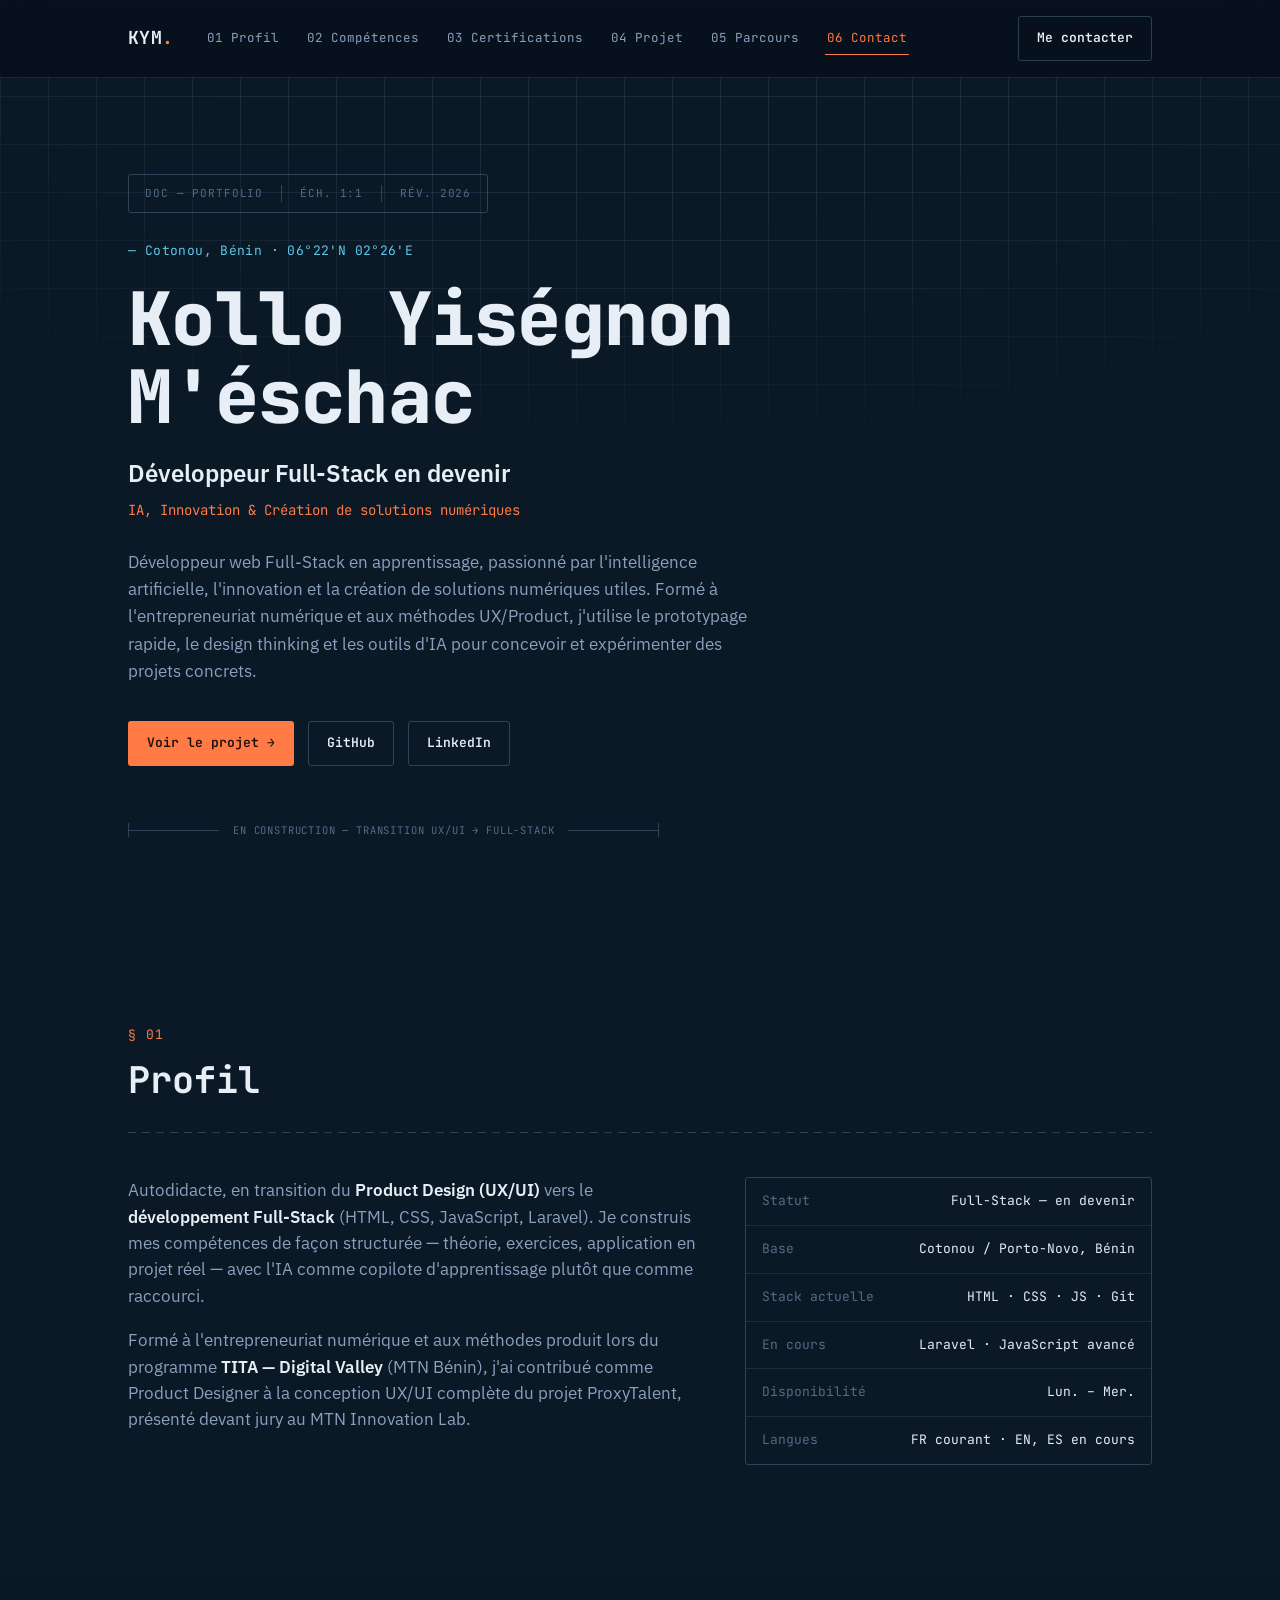
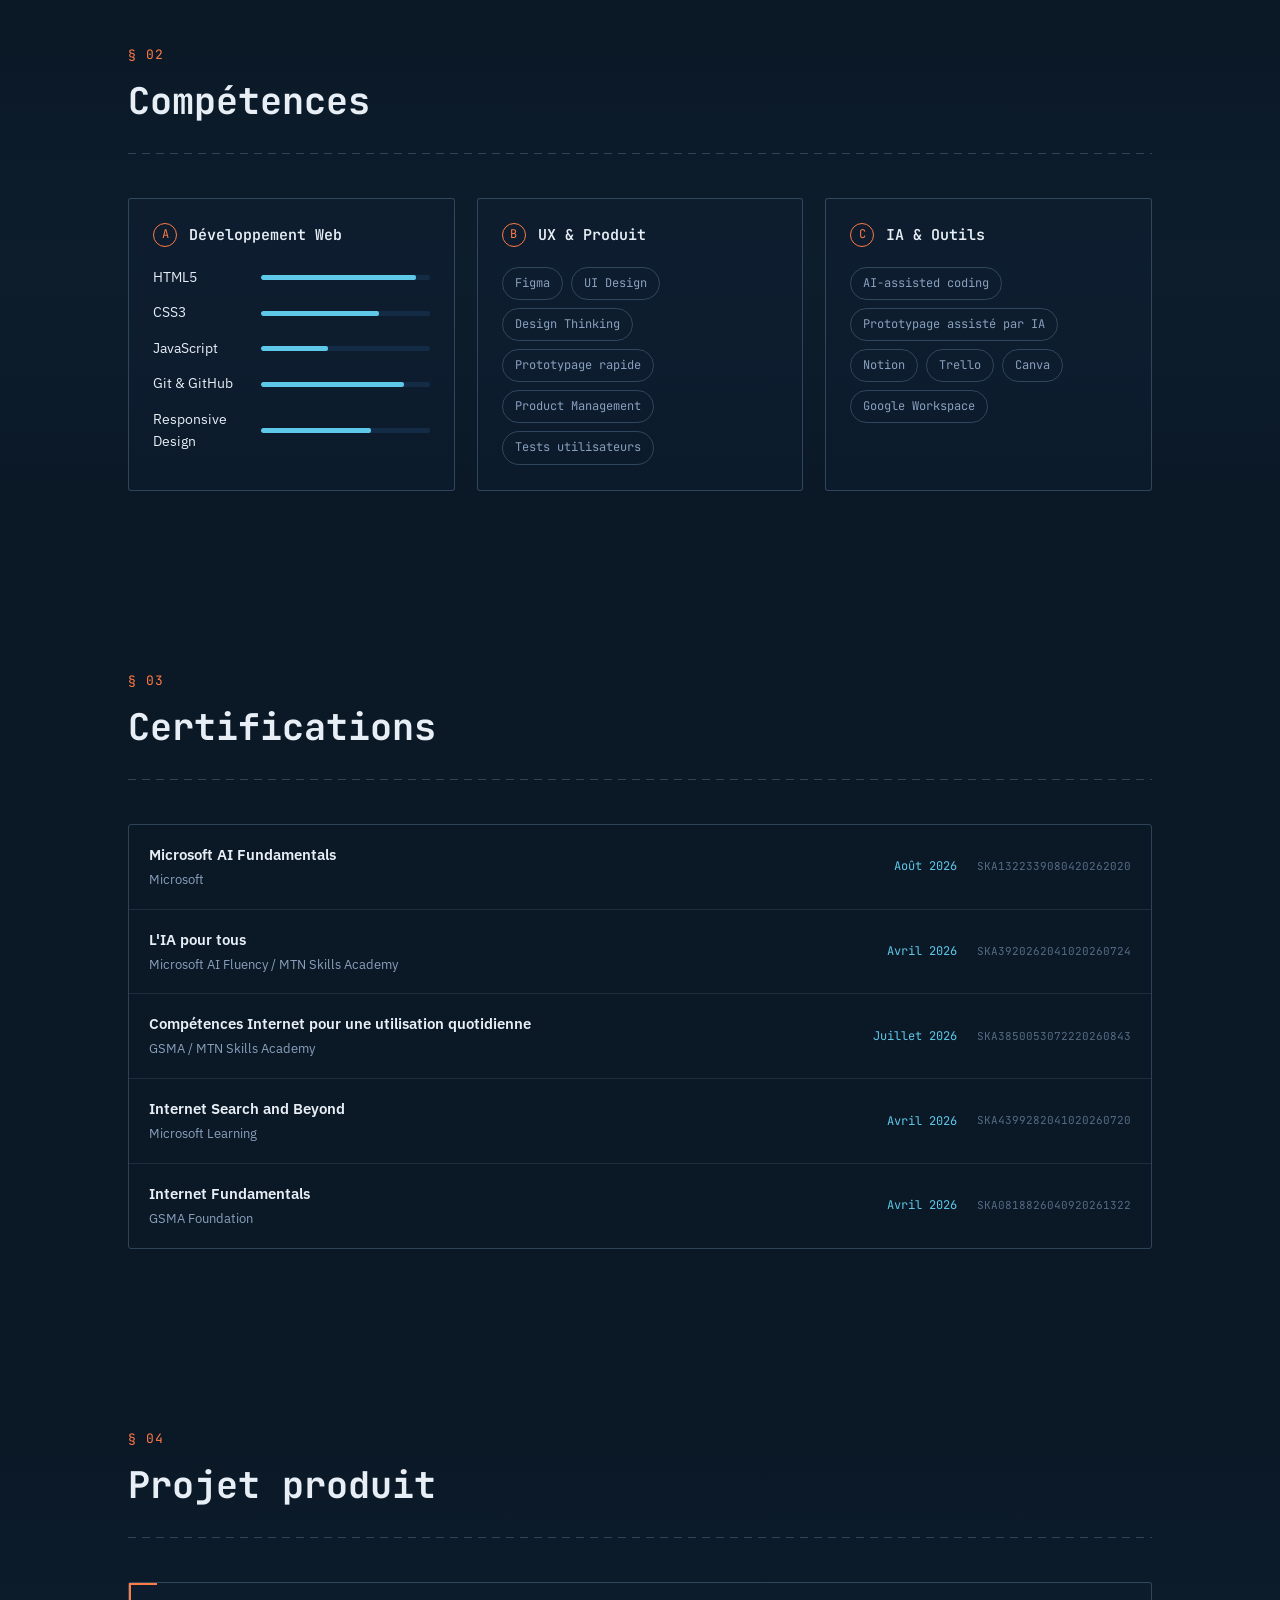
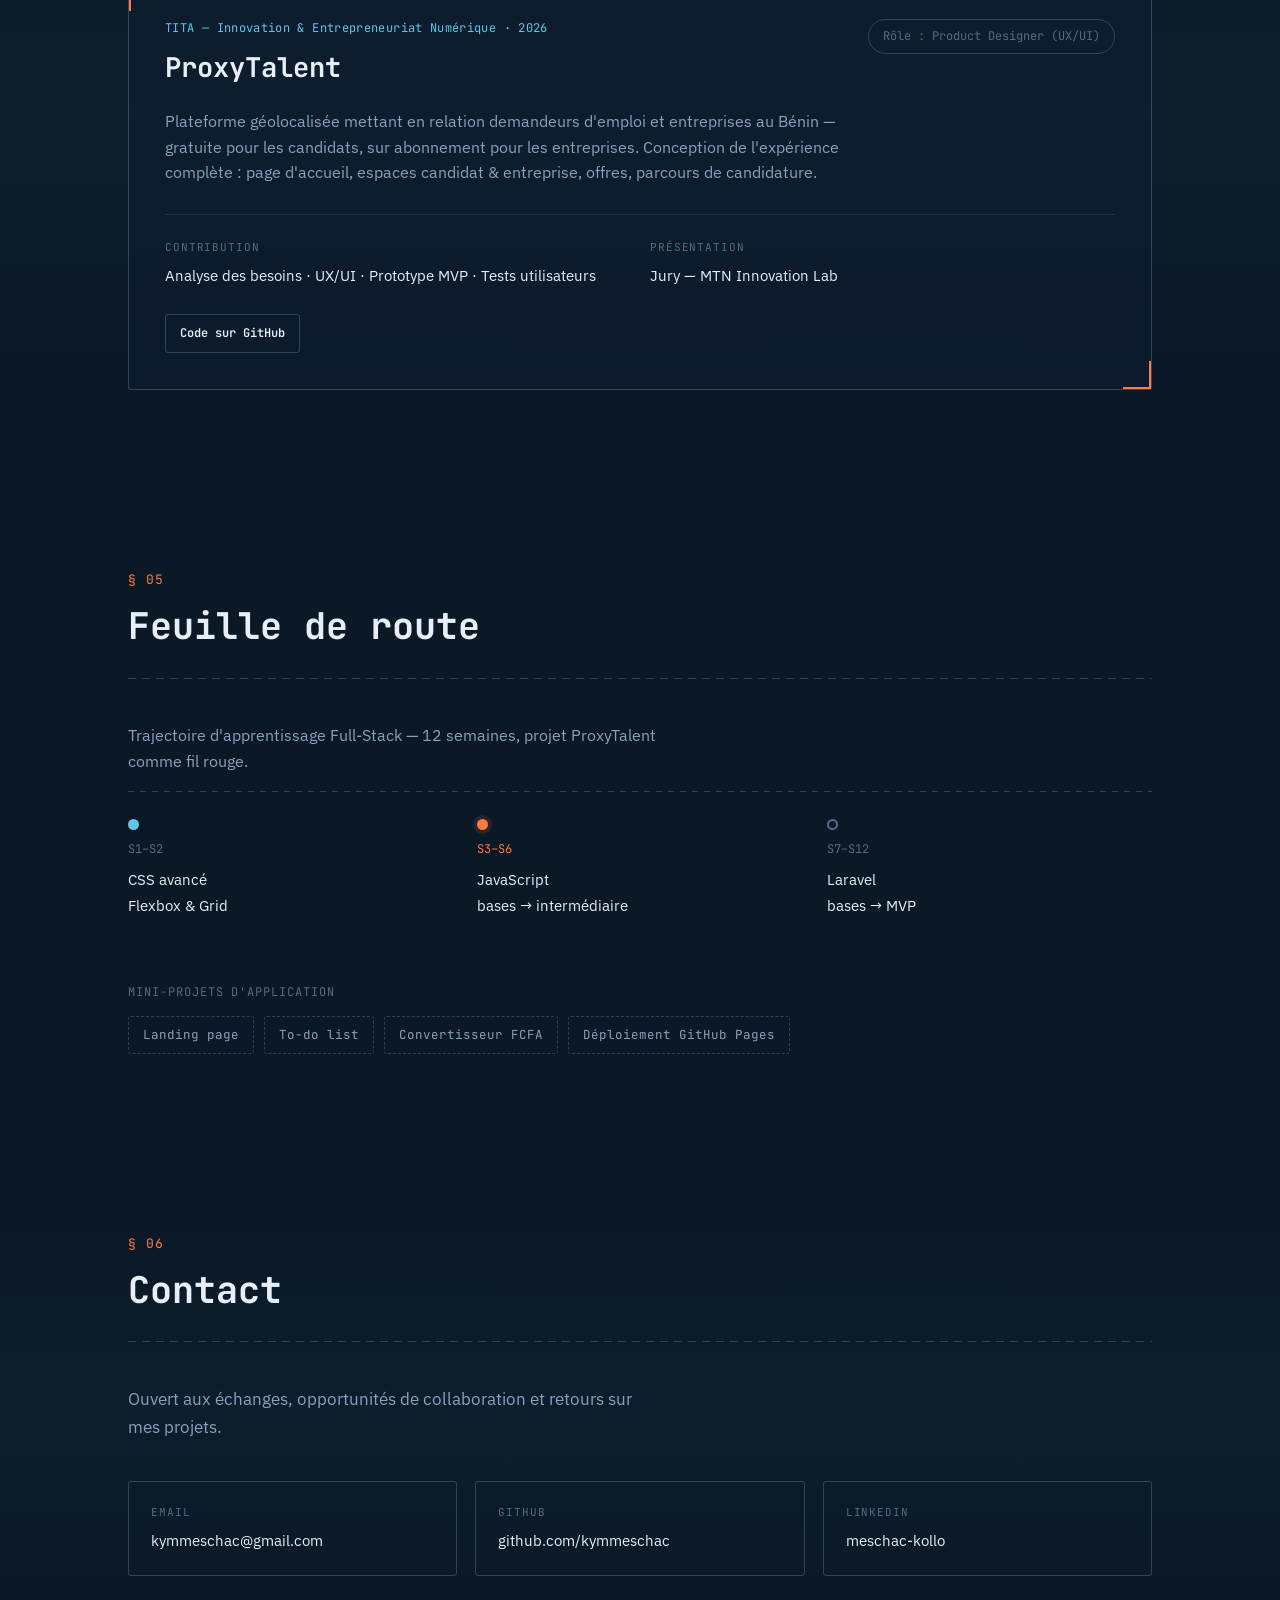
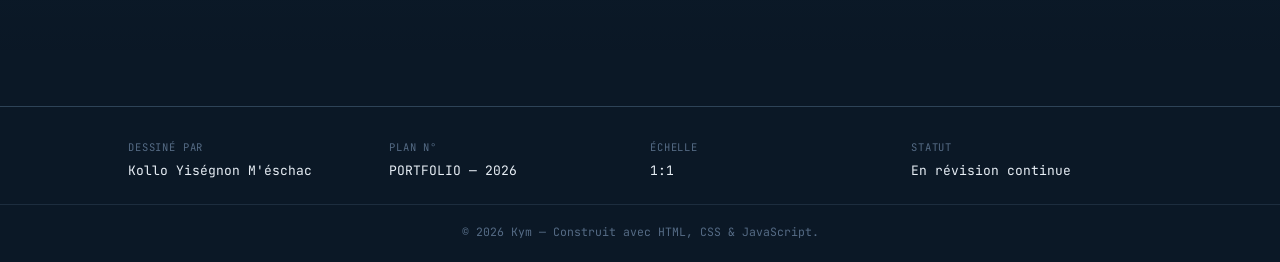
<file: index.html>
<!DOCTYPE html>
<html lang="fr">
<head>
<meta charset="UTF-8">
<meta name="viewport" content="width=device-width, initial-scale=1.0">
<title>Kollo Yiségnon M'éschac — Développeur Full-Stack en devenir</title>
<meta name="description" content="Portfolio de Kym (Kollo Yiségnon M'éschac) — Développeur Full-Stack en devenir basé au Bénin. IA, innovation & création de solutions numériques.">
<meta name="author" content="Kollo Yiségnon M'éschac">
<meta name="theme-color" content="#0B1826">

<!-- Open Graph / réseaux sociaux -->
<meta property="og:type" content="website">
<meta property="og:title" content="Kollo Yiségnon M'éschac — Développeur Full-Stack en devenir">
<meta property="og:description" content="IA, innovation & création de solutions numériques. Portfolio basé au Bénin.">
<meta property="og:locale" content="fr_FR">
<meta name="twitter:card" content="summary">
<meta name="twitter:title" content="Kollo Yiségnon M'éschac — Développeur Full-Stack en devenir">
<meta name="twitter:description" content="IA, innovation & création de solutions numériques. Portfolio basé au Bénin.">

<link rel="icon" href="data:image/svg+xml,%3Csvg xmlns='http://www.w3.org/2000/svg' viewBox='0 0 32 32'%3E%3Crect width='32' height='32' rx='4' fill='%230B1826'/%3E%3Ctext x='7' y='22' font-family='monospace' font-weight='700' font-size='16' fill='%23E7EEF5'%3EK%3C/text%3E%3Ccircle cx='25' cy='8' r='3' fill='%23FF7A45'/%3E%3C/svg%3E">

<link rel="preconnect" href="https://fonts.googleapis.com">
<link rel="preconnect" href="https://fonts.gstatic.com" crossorigin>
<link href="https://fonts.googleapis.com/css2?family=JetBrains+Mono:wght@400;500;600;700;800&family=IBM+Plex+Sans:wght@400;500;600;700&display=swap" rel="stylesheet">
<link rel="stylesheet" href="style.css">
</head>
<body>

<!-- Blueprint grid background -->
<div class="grid-bg" aria-hidden="true"></div>

<!-- ===== HEADER / NAV ===== -->
<header class="site-header">
  <div class="header-inner">
    <a href="#top" class="logo">KYM<span class="dot">.</span></a>
    <nav class="main-nav">
      <a href="#profil">01 Profil</a>
      <a href="#competences">02 Compétences</a>
      <a href="#certifications">03 Certifications</a>
      <a href="#projet">04 Projet</a>
      <a href="#parcours">05 Parcours</a>
      <a href="#contact">06 Contact</a>
    </nav>
    <a href="#contact" class="btn-outline nav-cta">Me contacter</a>
    <button class="nav-toggle" aria-label="Ouvrir le menu" aria-expanded="false">
      <span></span><span></span><span></span>
    </button>
  </div>
</header>

<main id="top">

  <!-- ===== HERO / TITLE BLOCK ===== -->
  <section class="hero" id="hero">
    <div class="container">

      <div class="titleblock" data-reveal>
        <div class="tb-row tb-row-top">
          <span class="tb-tag">DOC — PORTFOLIO</span>
          <span class="tb-tag">ÉCH. 1:1</span>
          <span class="tb-tag">RÉV. 2026</span>
        </div>
      </div>

      <p class="eyebrow" data-reveal>— Cotonou, Bénin · 06°22'N 02°26'E</p>
      <h1 class="hero-title" data-reveal>
        Kollo Yiségnon<br>M'éschac
      </h1>
      <p class="hero-role" data-reveal>Développeur Full-Stack en devenir</p>
      <p class="hero-sub" data-reveal>IA, Innovation &amp; Création de solutions numériques</p>

      <p class="hero-desc" data-reveal>
        Développeur web Full-Stack en apprentissage, passionné par l'intelligence artificielle,
        l'innovation et la création de solutions numériques utiles. Formé à l'entrepreneuriat
        numérique et aux méthodes UX/Product, j'utilise le prototypage rapide, le design thinking
        et les outils d'IA pour concevoir et expérimenter des projets concrets.
      </p>

      <div class="hero-actions" data-reveal>
        <a href="#projet" class="btn-solid">Voir le projet →</a>
        <a href="https://github.com/kymmeschac" target="_blank" rel="noopener" class="btn-outline">GitHub</a>
        <a href="https://linkedin.com/in/meschac-kollo-576678409" target="_blank" rel="noopener" class="btn-outline">LinkedIn</a>
      </div>

      <div class="dimline" data-reveal aria-hidden="true">
        <span class="dimline-tick"></span>
        <span class="dimline-bar"></span>
        <span class="dimline-label">EN CONSTRUCTION — TRANSITION UX/UI → FULL-STACK</span>
        <span class="dimline-bar"></span>
        <span class="dimline-tick"></span>
      </div>
    </div>
  </section>

  <!-- ===== PROFIL ===== -->
  <section class="section" id="profil">
    <div class="container">
      <p class="section-num">§ 01</p>
      <h2 class="section-title">Profil</h2>
      <div class="dimension-rule" aria-hidden="true"></div>

      <div class="profil-grid">
        <div class="profil-text">
          <p>
            Autodidacte, en transition du <strong>Product Design (UX/UI)</strong> vers le
            <strong>développement Full-Stack</strong> (HTML, CSS, JavaScript, Laravel). Je construis
            mes compétences de façon structurée — théorie, exercices, application en projet réel —
            avec l'IA comme copilote d'apprentissage plutôt que comme raccourci.
          </p>
          <p>
            Formé à l'entrepreneuriat numérique et aux méthodes produit lors du programme
            <strong>TITA — Digital Valley</strong> (MTN Bénin), j'ai contribué comme Product Designer
            à la conception UX/UI complète du projet ProxyTalent, présenté devant jury au MTN
            Innovation Lab.
          </p>
        </div>

        <div class="spec-card" aria-label="Fiche technique">
          <div class="spec-row"><span>Statut</span><span>Full-Stack — en devenir</span></div>
          <div class="spec-row"><span>Base</span><span>Cotonou / Porto-Novo, Bénin</span></div>
          <div class="spec-row"><span>Stack actuelle</span><span>HTML · CSS · JS · Git</span></div>
          <div class="spec-row"><span>En cours</span><span>Laravel · JavaScript avancé</span></div>
          <div class="spec-row"><span>Disponibilité</span><span>Lun. – Mer.</span></div>
          <div class="spec-row"><span>Langues</span><span>FR courant · EN, ES en cours</span></div>
        </div>
      </div>
    </div>
  </section>

  <!-- ===== COMPETENCES ===== -->
  <section class="section section-alt" id="competences">
    <div class="container">
      <p class="section-num">§ 02</p>
      <h2 class="section-title">Compétences</h2>
      <div class="dimension-rule" aria-hidden="true"></div>

      <div class="skills-grid">

        <div class="skill-panel" data-reveal>
          <div class="skill-panel-head">
            <span class="skill-index">A</span>
            <h3>Développement Web</h3>
          </div>
          <ul class="skill-list">
            <li><span>HTML5</span><i class="bar" style="--w:92%"></i></li>
            <li><span>CSS3</span><i class="bar" style="--w:70%"></i></li>
            <li><span>JavaScript</span><i class="bar" style="--w:40%"></i></li>
            <li><span>Git &amp; GitHub</span><i class="bar" style="--w:85%"></i></li>
            <li><span>Responsive Design</span><i class="bar" style="--w:65%"></i></li>
          </ul>
        </div>

        <div class="skill-panel" data-reveal>
          <div class="skill-panel-head">
            <span class="skill-index">B</span>
            <h3>UX &amp; Produit</h3>
          </div>
          <ul class="skill-tags">
            <li>Figma</li>
            <li>UI Design</li>
            <li>Design Thinking</li>
            <li>Prototypage rapide</li>
            <li>Product Management</li>
            <li>Tests utilisateurs</li>
          </ul>
        </div>

        <div class="skill-panel" data-reveal>
          <div class="skill-panel-head">
            <span class="skill-index">C</span>
            <h3>IA &amp; Outils</h3>
          </div>
          <ul class="skill-tags">
            <li>AI-assisted coding</li>
            <li>Prototypage assisté par IA</li>
            <li>Notion</li>
            <li>Trello</li>
            <li>Canva</li>
            <li>Google Workspace</li>
          </ul>
        </div>

      </div>
    </div>
  </section>

  <!-- ===== CERTIFICATIONS ===== -->
  <section class="section" id="certifications">
    <div class="container">
      <p class="section-num">§ 03</p>
      <h2 class="section-title">Certifications</h2>
      <div class="dimension-rule" aria-hidden="true"></div>

      <div class="cert-list">
        <div class="cert-row" data-reveal>
          <div class="cert-main">
            <span class="cert-name">Microsoft AI Fundamentals</span>
            <span class="cert-issuer">Microsoft</span>
          </div>
          <span class="cert-date">Août 2026</span>
          <span class="cert-id">SKA1322339080420262020</span>
        </div>
        <div class="cert-row" data-reveal>
          <div class="cert-main">
            <span class="cert-name">L'IA pour tous</span>
            <span class="cert-issuer">Microsoft AI Fluency / MTN Skills Academy</span>
          </div>
          <span class="cert-date">Avril 2026</span>
          <span class="cert-id">SKA3920262041020260724</span>
        </div>
        <div class="cert-row" data-reveal>
          <div class="cert-main">
            <span class="cert-name">Compétences Internet pour une utilisation quotidienne</span>
            <span class="cert-issuer">GSMA / MTN Skills Academy</span>
          </div>
          <span class="cert-date">Juillet 2026</span>
          <span class="cert-id">SKA3850053072220260843</span>
        </div>
        <div class="cert-row" data-reveal>
          <div class="cert-main">
            <span class="cert-name">Internet Search and Beyond</span>
            <span class="cert-issuer">Microsoft Learning</span>
          </div>
          <span class="cert-date">Avril 2026</span>
          <span class="cert-id">SKA4399282041020260720</span>
        </div>
        <div class="cert-row" data-reveal>
          <div class="cert-main">
            <span class="cert-name">Internet Fundamentals</span>
            <span class="cert-issuer">GSMA Foundation</span>
          </div>
          <span class="cert-date">Avril 2026</span>
          <span class="cert-id">SKA0818826040920261322</span>
        </div>
      </div>
    </div>
  </section>

  <!-- ===== PROJET ===== -->
  <section class="section section-alt" id="projet">
    <div class="container">
      <p class="section-num">§ 04</p>
      <h2 class="section-title">Projet produit</h2>
      <div class="dimension-rule" aria-hidden="true"></div>

      <div class="project-card" data-reveal>
        <div class="project-head">
          <div>
            <p class="project-tag">TITA — Innovation &amp; Entrepreneuriat Numérique · 2026</p>
            <h3 class="project-title">ProxyTalent</h3>
          </div>
          <span class="project-role">Rôle : Product Designer (UX/UI)</span>
        </div>

        <p class="project-desc">
          Plateforme géolocalisée mettant en relation demandeurs d'emploi et entreprises au Bénin —
          gratuite pour les candidats, sur abonnement pour les entreprises. Conception de l'expérience
          complète : page d'accueil, espaces candidat &amp; entreprise, offres, parcours de candidature.
        </p>

        <div class="project-meta">
          <div class="meta-item">
            <span class="meta-label">Contribution</span>
            <span class="meta-value">Analyse des besoins · UX/UI · Prototype MVP · Tests utilisateurs</span>
          </div>
          <div class="meta-item">
            <span class="meta-label">Présentation</span>
            <span class="meta-value">Jury — MTN Innovation Lab</span>
          </div>
        </div>

        <div class="project-links">
          <a href="https://github.com/kymmeschac" target="_blank" rel="noopener" class="btn-outline btn-sm">Code sur GitHub</a>
        </div>
      </div>
    </div>
  </section>

  <!-- ===== PARCOURS / ROADMAP ===== -->
  <section class="section" id="parcours">
    <div class="container">
      <p class="section-num">§ 05</p>
      <h2 class="section-title">Feuille de route</h2>
      <div class="dimension-rule" aria-hidden="true"></div>
      <p class="section-lead">Trajectoire d'apprentissage Full-Stack — 12 semaines, projet ProxyTalent comme fil rouge.</p>

      <div class="ruler" role="list">
        <div class="ruler-track" aria-hidden="true"></div>

        <div class="ruler-stop is-done" role="listitem" data-reveal>
          <span class="ruler-week">S1–S2</span>
          <span class="ruler-node"></span>
          <span class="ruler-label">CSS avancé<br>Flexbox &amp; Grid</span>
        </div>
        <div class="ruler-stop is-current" role="listitem" data-reveal>
          <span class="ruler-week">S3–S6</span>
          <span class="ruler-node"></span>
          <span class="ruler-label">JavaScript<br>bases → intermédiaire</span>
        </div>
        <div class="ruler-stop" role="listitem" data-reveal>
          <span class="ruler-week">S7–S12</span>
          <span class="ruler-node"></span>
          <span class="ruler-label">Laravel<br>bases → MVP</span>
        </div>
      </div>

      <div class="mini-projects" data-reveal>
        <p class="mini-projects-title">Mini-projets d'application</p>
        <div class="mini-projects-list">
          <span class="chip">Landing page</span>
          <span class="chip">To-do list</span>
          <span class="chip">Convertisseur FCFA</span>
          <span class="chip">Déploiement GitHub Pages</span>
        </div>
      </div>
    </div>
  </section>

  <!-- ===== CONTACT ===== -->
  <section class="section section-alt contact-section" id="contact">
    <div class="container">
      <p class="section-num">§ 06</p>
      <h2 class="section-title">Contact</h2>
      <div class="dimension-rule" aria-hidden="true"></div>

      <p class="contact-lead">
        Ouvert aux échanges, opportunités de collaboration et retours sur mes projets.
      </p>

      <div class="contact-grid">
        <a href="mailto:kymmeschac@gmail.com" class="contact-card" data-reveal>
          <span class="contact-label">Email</span>
          <span class="contact-value">kymmeschac@gmail.com</span>
        </a>
        <a href="https://github.com/kymmeschac" target="_blank" rel="noopener" class="contact-card" data-reveal>
          <span class="contact-label">GitHub</span>
          <span class="contact-value">github.com/kymmeschac</span>
        </a>
        <a href="https://linkedin.com/in/meschac-kollo-576678409" target="_blank" rel="noopener" class="contact-card" data-reveal>
          <span class="contact-label">LinkedIn</span>
          <span class="contact-value">meschac-kollo</span>
        </a>
      </div>
    </div>
  </section>

</main>

<!-- ===== FOOTER TITLE BLOCK ===== -->
<footer class="site-footer">
  <div class="container footer-titleblock">
    <div class="tb-col">
      <span class="tb-label">Dessiné par</span>
      <span class="tb-val">Kollo Yiségnon M'éschac</span>
    </div>
    <div class="tb-col">
      <span class="tb-label">Plan n°</span>
      <span class="tb-val">PORTFOLIO — 2026</span>
    </div>
    <div class="tb-col">
      <span class="tb-label">Échelle</span>
      <span class="tb-val">1:1</span>
    </div>
    <div class="tb-col">
      <span class="tb-label">Statut</span>
      <span class="tb-val">En révision continue</span>
    </div>
  </div>
  <p class="footer-copy">© 2026 Kym — Construit avec HTML, CSS &amp; JavaScript.</p>
</footer>

<script src="script.js"></script>
</body>
</html>
</file>
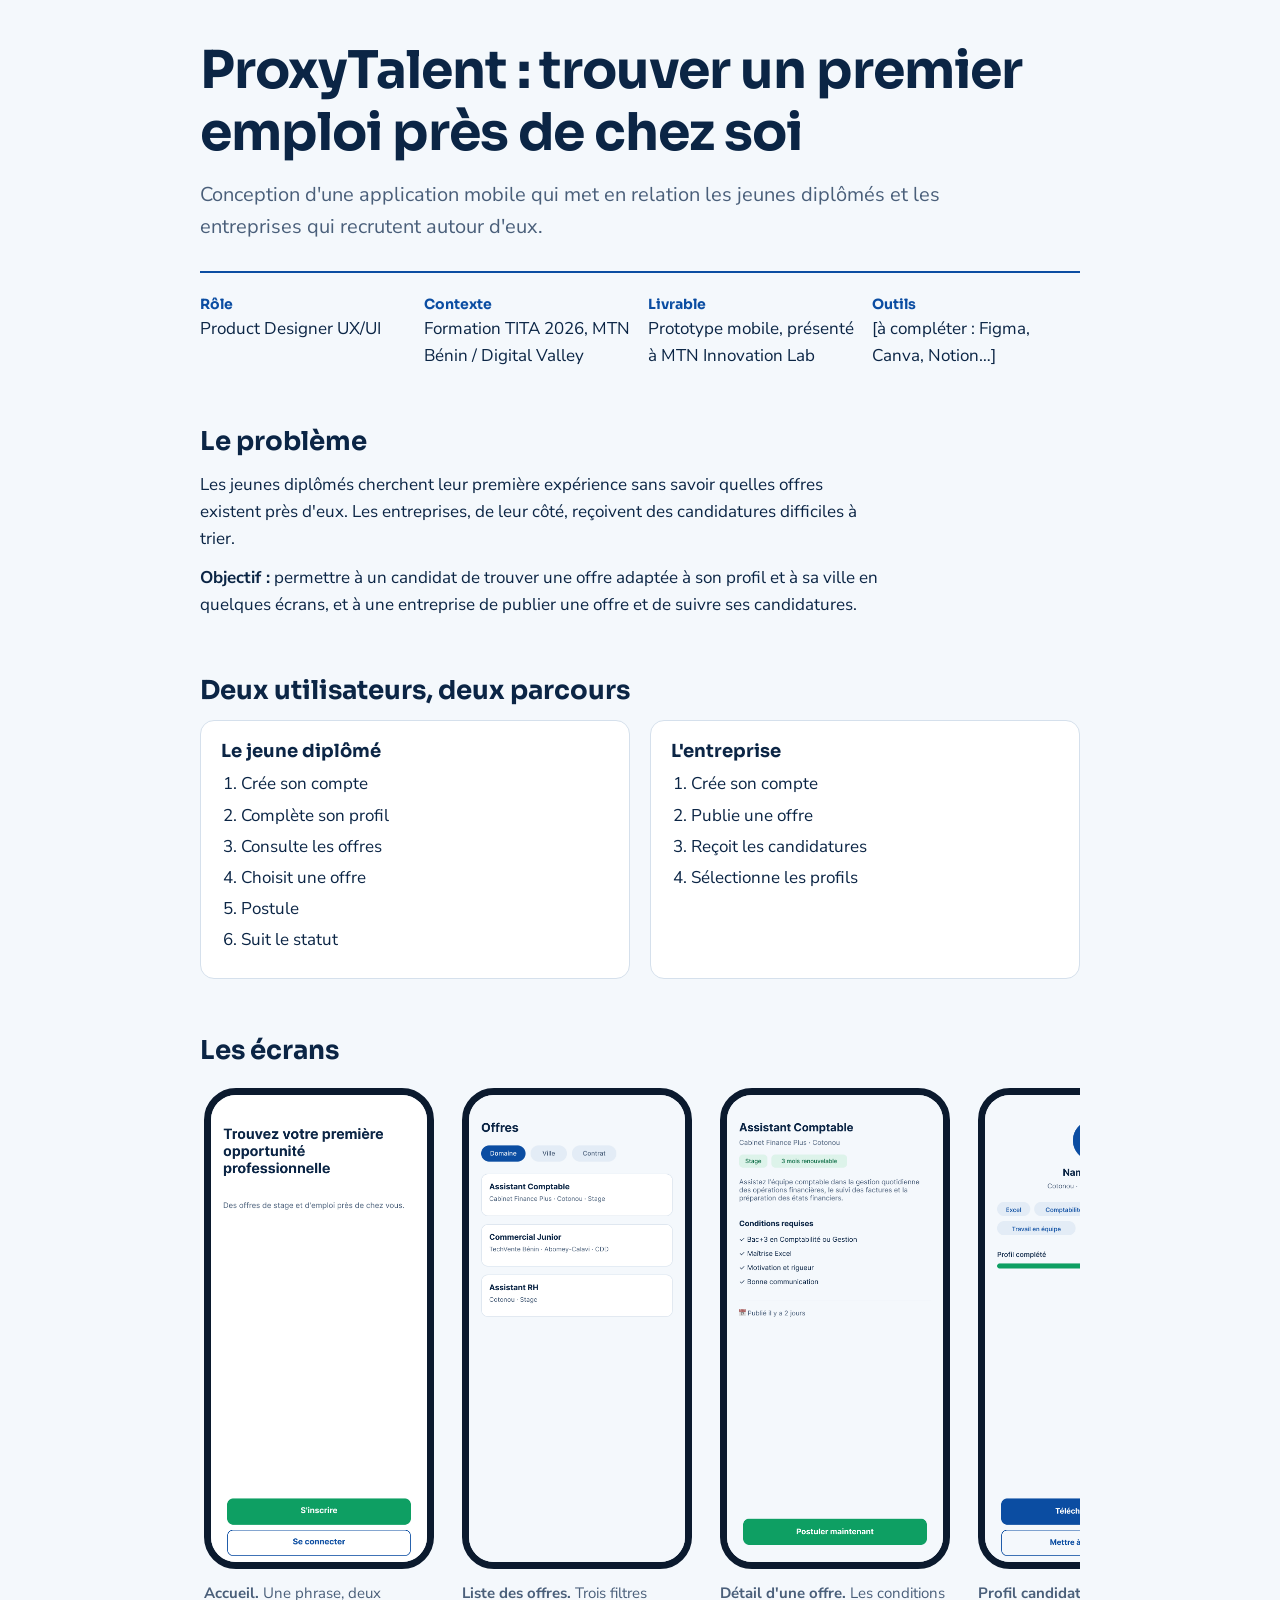
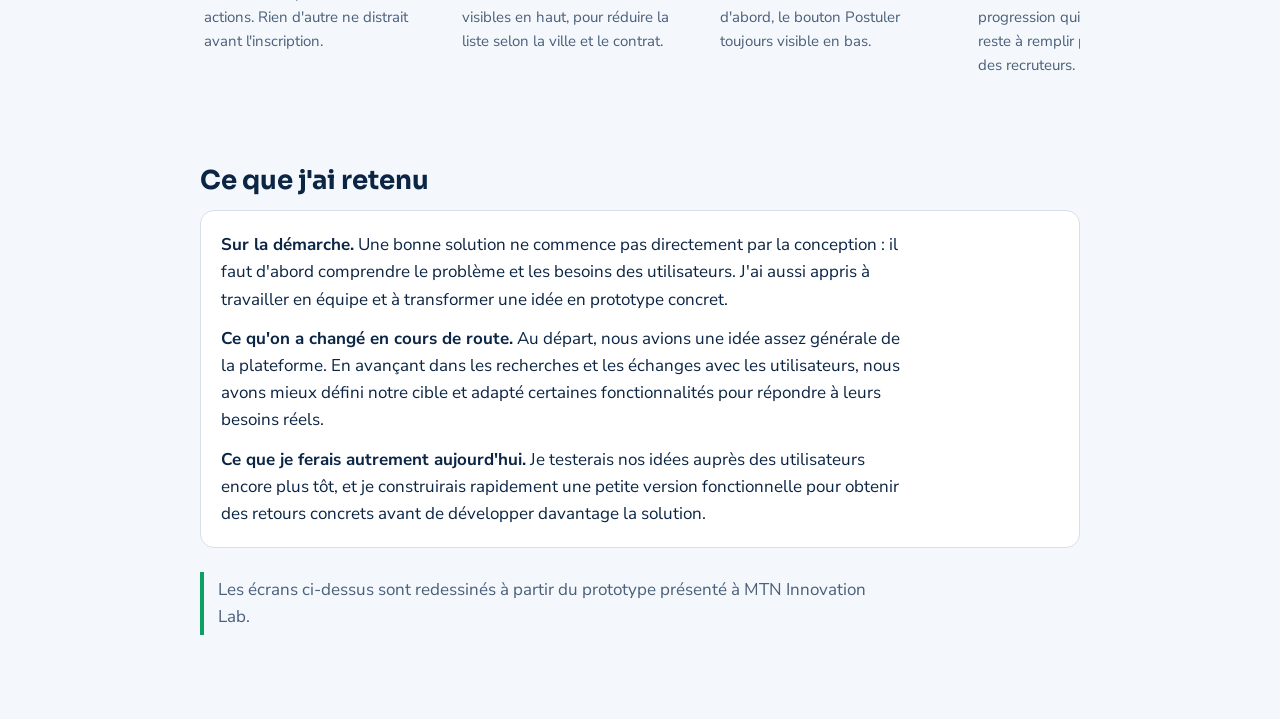
<file: ProxyTalent — Étude de cas UI_UX.html>
<!DOCTYPE html>
<html lang="fr">
<head>
<meta charset="utf-8">
<meta name="viewport" content="width=device-width, initial-scale=1, viewport-fit=cover">
<title>ProxyTalent — Étude de cas UI/UX</title>
<link rel="preconnect" href="https://fonts.googleapis.com">
<link href="https://fonts.googleapis.com/css2?family=Sora:wght@500;700&family=Nunito+Sans:wght@400;600&display=swap" rel="stylesheet">
<style>
:root{--bg:#F4F8FC;--ink:#0B2545;--mut:#4A5F7A;--line:#D5E0EC;--blue:#0B4DA2;--green:#0E9F63;--card:#FFFFFF;
box-sizing:border-box;padding-top:env(safe-area-inset-top,0px);padding-bottom:env(safe-area-inset-bottom,0px)}
@media (prefers-color-scheme:dark){:root:not([data-theme="light"]){--bg:#081526;--ink:#E8F0FA;--mut:#9DB2CC;--line:#1E3350;--blue:#6FA8FF;--green:#3DD598;--card:#0F2038}}
:root[data-theme="dark"]{--bg:#081526;--ink:#E8F0FA;--mut:#9DB2CC;--line:#1E3350;--blue:#6FA8FF;--green:#3DD598;--card:#0F2038}
html{scroll-padding-top:env(safe-area-inset-top,0px)}
*{box-sizing:border-box}
body{margin:0;background:var(--bg);color:var(--ink);font:400 17px/1.6 "Nunito Sans",system-ui,sans-serif}
main{max-width:920px;margin:0 auto;padding:40px 20px 72px}
h1,h2,h3{font-family:Sora,system-ui,sans-serif;line-height:1.2;margin:0}
h1{font-size:clamp(30px,6vw,52px);font-weight:700;letter-spacing:-.02em}
h2{font-size:26px;margin:56px 0 14px}
h3{font-size:18px;margin-bottom:6px}
p{margin:0 0 12px;max-width:68ch}
.lead{font-size:20px;color:var(--mut);margin-top:14px}
.meta{display:grid;grid-template-columns:repeat(auto-fit,minmax(200px,1fr));gap:16px;margin-top:28px;padding-top:20px;border-top:2px solid var(--blue)}
.meta b{display:block;font-family:Sora,sans-serif;font-size:14px;color:var(--blue)}
.two{display:grid;grid-template-columns:repeat(auto-fit,minmax(260px,1fr));gap:20px}
.box{background:var(--card);border:1px solid var(--line);border-radius:14px;padding:20px}
ol{margin:8px 0 0;padding-left:20px}
li{margin-bottom:4px}
.screens{display:flex;gap:28px;overflow-x:auto;padding:8px 4px 20px}
.item{flex:0 0 230px}
.item p{font-size:15px;color:var(--mut);margin-top:12px}
.phone{width:230px;height:440px;border:7px solid #0B1A2E;border-radius:32px;background:#F7FAFD;overflow:hidden;color:#0B2545;font:12px/1.4 "Nunito Sans",sans-serif;padding:14px 12px}
.phone .t{font:700 15px Sora,sans-serif;margin:6px 0 10px}
.chips{display:flex;gap:6px;margin-bottom:10px}
.chip{background:#E3ECF6;border-radius:99px;padding:4px 10px;font-size:11px}
.chip.on{background:#0B4DA2;color:#fff}
.job{background:#fff;border:1px solid #DCE6F1;border-radius:12px;padding:10px;margin-bottom:8px}
.job b{display:block;font-size:13px}
.job span{color:#4A5F7A;font-size:11px}
.btn{background:#0E9F63;color:#fff;text-align:center;border-radius:10px;padding:10px;font-weight:600;margin-top:10px}
.btn.b{background:#0B4DA2}
.avatar{width:54px;height:54px;border-radius:50%;background:#0B4DA2;color:#fff;display:grid;place-items:center;font:700 18px Sora,sans-serif;margin:4px auto 6px}
.bar{height:8px;border-radius:9px;background:#DCE6F1;margin:6px 0 10px}
.bar i{display:block;height:100%;width:80%;border-radius:9px;background:#0E9F63}
.tag{display:inline-block;background:#DDF3EA;color:#0A6B43;border-radius:6px;padding:2px 7px;font-size:10.5px;margin:2px 2px 0 0}
.field{background:#fff;border:1px solid #C9D7E8;border-radius:9px;padding:9px;margin-bottom:8px;color:#4A5F7A}
.row{display:flex;align-items:center;gap:8px;margin:7px 0}
.row span{width:78px;font-size:11px}
.row i{display:block;height:12px;border-radius:4px;background:#0B4DA2}
.row i.g{background:#0E9F63}
.note{border-left:4px solid var(--green);padding:4px 0 4px 14px;color:var(--mut);margin-top:24px}
.todo{background:var(--card);border:2px dashed var(--blue);border-radius:14px;padding:16px}
</style>
</head>
<body>
<main>
<h1>ProxyTalent : trouver un premier emploi près de chez soi</h1>
<p class="lead">Conception d'une application mobile qui met en relation les jeunes diplômés et les entreprises qui recrutent autour d'eux.</p>
<div class="meta">
<div><b>Rôle</b>Product Designer UX/UI</div>
<div><b>Contexte</b>Formation TITA 2026, MTN Bénin / Digital Valley</div>
<div><b>Livrable</b>Prototype mobile, présenté à MTN Innovation Lab</div>
<div><b>Outils</b>[à compléter : Figma, Canva, Notion…]</div>
</div>

<h2>Le problème</h2>
<p>Les jeunes diplômés cherchent leur première expérience sans savoir quelles offres existent près d'eux. Les entreprises, de leur côté, reçoivent des candidatures difficiles à trier.</p>
<p><b>Objectif :</b> permettre à un candidat de trouver une offre adaptée à son profil et à sa ville en quelques écrans, et à une entreprise de publier une offre et de suivre ses candidatures.</p>

<h2>Deux utilisateurs, deux parcours</h2>
<div class="two">
<div class="box"><h3>Le jeune diplômé</h3><ol><li>Crée son compte</li><li>Complète son profil</li><li>Consulte les offres</li><li>Choisit une offre</li><li>Postule</li><li>Suit le statut</li></ol></div>
<div class="box"><h3>L'entreprise</h3><ol><li>Crée son compte</li><li>Publie une offre</li><li>Reçoit les candidatures</li><li>Sélectionne les profils</li></ol></div>
</div>

<h2>Les écrans</h2>
<div class="screens">
<div class="item"><img src="[data-uri]" alt="Accueil." style="width:230px;border-radius:32px;border:7px solid #0B1A2E;display:block"><p><b>Accueil.</b> Une phrase, deux actions. Rien d'autre ne distrait avant l'inscription.</p></div>

<div class="item"><img src="[data-uri]" alt="Liste des offres." style="width:230px;border-radius:32px;border:7px solid #0B1A2E;display:block"><p><b>Liste des offres.</b> Trois filtres visibles en haut, pour réduire la liste selon la ville et le contrat.</p></div>

<div class="item"><img src="[data-uri]" alt="Détail d'une offre." style="width:230px;border-radius:32px;border:7px solid #0B1A2E;display:block"><p><b>Détail d'une offre.</b> Les conditions d'abord, le bouton Postuler toujours visible en bas.</p></div>

<div class="item"><img src="[data-uri]" alt="Profil candidat." style="width:230px;border-radius:32px;border:7px solid #0B1A2E;display:block"><p><b>Profil candidat.</b> Une barre de progression qui montre ce qu'il reste à remplir pour être visible des recruteurs.</p></div>

<div class="item"><img src="[data-uri]" alt="Espace entreprise." style="width:230px;border-radius:32px;border:7px solid #0B1A2E;display:block"><p><b>Espace entreprise.</b> Le nombre de candidatures par offre en un coup d'œil, et l'action principale en bas.</p></div>
</div>

<h2>Ce que j'ai retenu</h2>
<div class="box">
<p><b>Sur la démarche.</b> Une bonne solution ne commence pas directement par la conception : il faut d'abord comprendre le problème et les besoins des utilisateurs. J'ai aussi appris à travailler en équipe et à transformer une idée en prototype concret.</p>
<p><b>Ce qu'on a changé en cours de route.</b> Au départ, nous avions une idée assez générale de la plateforme. En avançant dans les recherches et les échanges avec les utilisateurs, nous avons mieux défini notre cible et adapté certaines fonctionnalités pour répondre à leurs besoins réels.</p>
<p style="margin:0"><b>Ce que je ferais autrement aujourd'hui.</b> Je testerais nos idées auprès des utilisateurs encore plus tôt, et je construirais rapidement une petite version fonctionnelle pour obtenir des retours concrets avant de développer davantage la solution.</p>
</div>
<p class="note">Les écrans ci-dessus sont redessinés à partir du prototype présenté à MTN Innovation Lab.</p>
</main>
</body>
</html>
</file>
<file: style.css>
/* ============================================================
   KYM — PORTFOLIO — BLUEPRINT SYSTEM
   Tokens
   ============================================================ */
:root{
  --navy-0: #070F1C;
  --navy-1: #0B1826;
  --navy-2: #0F2036;
  --navy-3: #142B46;
  --line: rgba(139, 178, 214, 0.14);
  --line-strong: rgba(139, 178, 214, 0.28);
  --blueprint: #3E6B96;
  --ink: #E7EEF5;
  --ink-muted: #8AA0BD;
  --ink-faint: #556B85;
  --accent: #FF7A45;
  --accent-soft: rgba(255, 122, 69, 0.12);
  --cyan: #5EC8E8;

  --font-mono: 'JetBrains Mono', ui-monospace, 'SFMono-Regular', Menlo, monospace;
  --font-sans: 'IBM Plex Sans', -apple-system, BlinkMacSystemFont, 'Segoe UI', sans-serif;

  --container: 1080px;
  --radius: 3px;
}

*{ box-sizing: border-box; }
html{ scroll-behavior: smooth; }

body{
  margin:0;
  background: var(--navy-1);
  color: var(--ink);
  font-family: var(--font-sans);
  font-size: 16px;
  line-height: 1.6;
  -webkit-font-smoothing: antialiased;
}

@media (prefers-reduced-motion: reduce){
  html{ scroll-behavior: auto; }
  *{ animation-duration: 0.01ms !important; animation-iteration-count: 1 !important; transition-duration: 0.01ms !important; }
}

a{ color: inherit; text-decoration: none; }
:focus-visible{
  outline: 2px solid var(--accent);
  outline-offset: 3px;
}

.container{
  max-width: var(--container);
  margin: 0 auto;
  padding: 0 28px;
}

/* ============================================================
   Blueprint grid background
   ============================================================ */
.grid-bg{
  position: fixed;
  inset: 0;
  z-index: 0;
  pointer-events: none;
  background-image:
    linear-gradient(var(--line) 1px, transparent 1px),
    linear-gradient(90deg, var(--line) 1px, transparent 1px);
  background-size: 48px 48px;
  -webkit-mask-image: radial-gradient(ellipse 90% 60% at 50% 0%, #000 40%, transparent 90%);
  mask-image: radial-gradient(ellipse 90% 60% at 50% 0%, #000 40%, transparent 90%);
  opacity: 0.9;
}

main, header, footer{ position: relative; z-index: 1; }

/* ============================================================
   Header / Nav
   ============================================================ */
.site-header{
  position: sticky;
  top: 0;
  z-index: 50;
  background: rgba(7, 15, 28, 0.82);
  backdrop-filter: blur(10px);
  border-bottom: 1px solid var(--line);
}
.header-inner{
  max-width: var(--container);
  margin: 0 auto;
  padding: 16px 28px;
  display: flex;
  align-items: center;
  gap: 32px;
}
.logo{
  font-family: var(--font-mono);
  font-weight: 700;
  font-size: 18px;
  letter-spacing: 0.02em;
}
.logo .dot{ color: var(--accent); }

.main-nav{
  display: flex;
  gap: 24px;
  margin-right: auto;
  font-family: var(--font-mono);
  font-size: 12.5px;
  color: var(--ink-muted);
}
.main-nav a{
  padding: 6px 2px;
  border-bottom: 1px solid transparent;
  transition: color .15s ease, border-color .15s ease;
  white-space: nowrap;
}
.main-nav a:hover{ color: var(--ink); border-color: var(--accent); }
.main-nav a.is-active{ color: var(--accent); border-color: var(--accent); }

.main-nav.is-open{
  display: flex;
  flex-direction: column;
  position: absolute;
  top: 100%; left: 0; right: 0;
  background: var(--navy-0);
  border-bottom: 1px solid var(--line-strong);
  padding: 8px 28px 20px;
  gap: 4px;
}
.main-nav.is-open a{ padding: 12px 2px; font-size: 14px; }
.nav-toggle.is-active span:nth-child(1){ transform: translateY(7px) rotate(45deg); }
.nav-toggle.is-active span:nth-child(2){ opacity: 0; }
.nav-toggle.is-active span:nth-child(3){ transform: translateY(-7px) rotate(-45deg); }
.nav-toggle span{ transition: transform .2s ease, opacity .2s ease; }

.nav-cta{ white-space: nowrap; }
.nav-toggle{ display: none; }

/* Buttons */
.btn-solid, .btn-outline{
  display: inline-flex;
  align-items: center;
  gap: 6px;
  font-family: var(--font-mono);
  font-size: 13px;
  font-weight: 600;
  padding: 11px 18px;
  border-radius: var(--radius);
  border: 1px solid transparent;
  cursor: pointer;
  transition: transform .15s ease, background .15s ease, border-color .15s ease, color .15s ease;
}
.btn-solid{
  background: var(--accent);
  color: #1A0E08;
}
.btn-solid:hover{ transform: translateY(-1px); background: #ff8c5f; }

.btn-outline{
  background: transparent;
  border-color: var(--line-strong);
  color: var(--ink);
}
.btn-outline:hover{ border-color: var(--accent); color: var(--accent); transform: translateY(-1px); }

.btn-sm{ padding: 9px 14px; font-size: 12px; }

/* ============================================================
   Title block (hero header strip)
   ============================================================ */
.titleblock{ padding-top: 56px; }
.tb-row-top{
  display: flex;
  gap: 18px;
  border: 1px solid var(--line-strong);
  border-radius: var(--radius);
  padding: 10px 16px;
  width: fit-content;
}
.tb-tag{
  font-family: var(--font-mono);
  font-size: 11px;
  letter-spacing: 0.08em;
  color: var(--ink-faint);
  text-transform: uppercase;
}
.tb-tag + .tb-tag{
  border-left: 1px solid var(--line-strong);
  padding-left: 18px;
}

/* ============================================================
   Hero
   ============================================================ */
.hero{ padding: 40px 0 96px; }
.eyebrow{
  font-family: var(--font-mono);
  color: var(--cyan);
  font-size: 13px;
  letter-spacing: 0.03em;
  margin: 28px 0 18px;
}
.hero-title{
  font-family: var(--font-mono);
  font-weight: 800;
  font-size: clamp(2.4rem, 6vw, 4.6rem);
  line-height: 1.06;
  letter-spacing: -0.01em;
  margin: 0 0 18px;
}
.hero-role{
  font-size: clamp(1.15rem, 2.4vw, 1.5rem);
  color: var(--ink);
  font-weight: 600;
  margin: 0 0 6px;
}
.hero-sub{
  font-family: var(--font-mono);
  color: var(--accent);
  font-size: 14px;
  margin: 0 0 28px;
}
.hero-desc{
  max-width: 640px;
  color: var(--ink-muted);
  font-size: 17px;
  margin: 0 0 36px;
}
.hero-actions{
  display: flex;
  flex-wrap: wrap;
  gap: 14px;
  margin-bottom: 56px;
}

/* Dimension line */
.dimline{
  display: flex;
  align-items: center;
  gap: 0;
  color: var(--ink-faint);
}
.dimline-tick{
  width: 1px; height: 14px;
  background: var(--line-strong);
  flex-shrink: 0;
}
.dimline-bar{
  height: 1px;
  background: var(--line-strong);
  flex: 1 1 40px;
  max-width: 90px;
}
.dimline-label{
  font-family: var(--font-mono);
  font-size: 10.5px;
  letter-spacing: 0.08em;
  text-transform: uppercase;
  padding: 0 14px;
  white-space: nowrap;
  color: var(--ink-faint);
}

/* ============================================================
   Sections generic
   ============================================================ */
.section{ padding: 90px 0; }
.section-alt{ background: linear-gradient(180deg, transparent, rgba(94,200,232,0.03), transparent); }

.section-num{
  font-family: var(--font-mono);
  color: var(--accent);
  font-size: 13px;
  letter-spacing: 0.08em;
  margin: 0 0 6px;
}
.section-title{
  font-family: var(--font-mono);
  font-size: clamp(1.7rem, 3vw, 2.3rem);
  font-weight: 700;
  margin: 0 0 22px;
}
.section-lead{
  color: var(--ink-muted);
  max-width: 560px;
  margin: 18px 0 0;
}

.dimension-rule{
  height: 1px;
  background: repeating-linear-gradient(90deg, var(--line-strong) 0 8px, transparent 8px 14px);
  margin-bottom: 44px;
}

/* ============================================================
   Profil
   ============================================================ */
.profil-grid{
  display: grid;
  grid-template-columns: 1.4fr 1fr;
  gap: 48px;
  align-items: start;
}
.profil-text p{ color: var(--ink-muted); margin: 0 0 18px; font-size: 16.5px; }
.profil-text strong{ color: var(--ink); font-weight: 600; }

.spec-card{
  border: 1px solid var(--line-strong);
  border-radius: var(--radius);
  overflow: hidden;
  font-family: var(--font-mono);
  font-size: 13px;
}
.spec-row{
  display: flex;
  justify-content: space-between;
  gap: 12px;
  padding: 13px 16px;
  border-bottom: 1px solid var(--line);
}
.spec-row:last-child{ border-bottom: none; }
.spec-row span:first-child{ color: var(--ink-faint); }
.spec-row span:last-child{ color: var(--ink); text-align: right; }

/* ============================================================
   Skills
   ============================================================ */
.skills-grid{
  display: grid;
  grid-template-columns: repeat(3, 1fr);
  gap: 22px;
}
.skill-panel{
  border: 1px solid var(--line-strong);
  border-radius: var(--radius);
  padding: 24px;
  background: rgba(15, 32, 54, 0.4);
}
.skill-panel-head{
  display: flex;
  align-items: center;
  gap: 12px;
  margin-bottom: 20px;
}
.skill-index{
  font-family: var(--font-mono);
  font-size: 12px;
  color: var(--accent);
  border: 1px solid var(--accent);
  border-radius: 50%;
  width: 24px; height: 24px;
  display: flex; align-items: center; justify-content: center;
  flex-shrink: 0;
}
.skill-panel-head h3{
  font-family: var(--font-mono);
  font-size: 15px;
  font-weight: 600;
  margin: 0;
}
.skill-list{ list-style: none; margin: 0; padding: 0; }
.skill-list li{
  display: flex;
  align-items: center;
  gap: 12px;
  font-size: 13.5px;
  color: var(--ink-muted);
  margin-bottom: 14px;
}
.skill-list li span{ width: 96px; flex-shrink: 0; color: var(--ink); }
.skill-list li .bar{
  flex: 1;
  height: 5px;
  background: var(--navy-3);
  border-radius: 2px;
  position: relative;
  overflow: hidden;
}
.skill-list li .bar::after{
  content: "";
  position: absolute;
  left: 0; top: 0; bottom: 0;
  width: 0%;
  background: var(--cyan);
  border-radius: 2px;
  transition: width 1.1s cubic-bezier(.2,.8,.2,1);
}
.skill-list li .bar.is-in::after{ width: var(--w); }

.skill-tags{
  list-style: none;
  margin: 0; padding: 0;
  display: flex; flex-wrap: wrap;
  gap: 8px;
}
.skill-tags li{
  font-family: var(--font-mono);
  font-size: 12px;
  color: var(--ink-muted);
  border: 1px solid var(--line-strong);
  border-radius: 20px;
  padding: 6px 12px;
}

/* ============================================================
   Certifications
   ============================================================ */
.cert-list{
  border: 1px solid var(--line-strong);
  border-radius: var(--radius);
  overflow: hidden;
}
.cert-row{
  display: grid;
  grid-template-columns: 1fr auto auto;
  gap: 20px;
  align-items: center;
  padding: 18px 20px;
  border-bottom: 1px solid var(--line);
  transition: background .15s ease;
}
.cert-row:last-child{ border-bottom: none; }
.cert-row:hover{ background: rgba(94,200,232,0.04); }
.cert-main{ display: flex; flex-direction: column; gap: 3px; min-width: 0; }
.cert-name{ font-size: 15px; color: var(--ink); font-weight: 600; }
.cert-issuer{ font-size: 13px; color: var(--ink-muted); }
.cert-date{
  font-family: var(--font-mono);
  font-size: 12px;
  color: var(--cyan);
  white-space: nowrap;
}
.cert-id{
  font-family: var(--font-mono);
  font-size: 11px;
  color: var(--ink-faint);
  white-space: nowrap;
}

/* ============================================================
   Project
   ============================================================ */
.project-card{
  border: 1px solid var(--line-strong);
  border-radius: var(--radius);
  padding: 36px;
  background: rgba(15, 32, 54, 0.35);
  position: relative;
}
.project-card::before{
  content: "";
  position: absolute;
  top: 0; left: 0;
  width: 26px; height: 26px;
  border-top: 2px solid var(--accent);
  border-left: 2px solid var(--accent);
}
.project-card::after{
  content: "";
  position: absolute;
  bottom: 0; right: 0;
  width: 26px; height: 26px;
  border-bottom: 2px solid var(--accent);
  border-right: 2px solid var(--accent);
}
.project-head{
  display: flex;
  justify-content: space-between;
  align-items: flex-start;
  flex-wrap: wrap;
  gap: 16px;
  margin-bottom: 20px;
}
.project-tag{
  font-family: var(--font-mono);
  font-size: 12px;
  color: var(--cyan);
  margin: 0 0 8px;
  letter-spacing: 0.03em;
}
.project-title{
  font-family: var(--font-mono);
  font-size: 1.7rem;
  margin: 0;
}
.project-role{
  font-family: var(--font-mono);
  font-size: 12px;
  color: var(--ink-faint);
  border: 1px solid var(--line-strong);
  border-radius: 20px;
  padding: 7px 14px;
  white-space: nowrap;
  height: fit-content;
}
.project-desc{ color: var(--ink-muted); font-size: 16px; max-width: 680px; margin: 0 0 28px; }
.project-meta{
  display: grid;
  grid-template-columns: 1fr 1fr;
  gap: 20px;
  border-top: 1px solid var(--line);
  padding-top: 24px;
  margin-bottom: 26px;
}
.meta-label{
  display: block;
  font-family: var(--font-mono);
  font-size: 11px;
  text-transform: uppercase;
  letter-spacing: 0.08em;
  color: var(--ink-faint);
  margin-bottom: 6px;
}
.meta-value{ font-size: 14.5px; color: var(--ink); }

/* ============================================================
   Roadmap ruler
   ============================================================ */
.ruler{
  position: relative;
  display: grid;
  grid-template-columns: repeat(3, 1fr);
  gap: 24px;
  padding-top: 34px;
  margin-top: 12px;
}
.ruler-track{
  position: absolute;
  top: 5px; left: 0; right: 0;
  height: 1px;
  background: repeating-linear-gradient(90deg, var(--line-strong) 0 6px, transparent 6px 12px);
}
.ruler-stop{
  position: relative;
  padding-top: 20px;
}
.ruler-node{
  position: absolute;
  top: -1px; left: 0;
  width: 11px; height: 11px;
  border-radius: 50%;
  background: var(--navy-1);
  border: 2px solid var(--ink-faint);
}
.ruler-stop.is-done .ruler-node{ border-color: var(--cyan); background: var(--cyan); }
.ruler-stop.is-current .ruler-node{
  border-color: var(--accent);
  background: var(--accent);
  box-shadow: 0 0 0 4px var(--accent-soft);
}
.ruler-week{
  display: block;
  font-family: var(--font-mono);
  font-size: 12px;
  color: var(--ink-faint);
  margin-bottom: 8px;
}
.ruler-stop.is-current .ruler-week{ color: var(--accent); }
.ruler-label{ font-size: 15px; color: var(--ink); line-height: 1.4; }

.mini-projects{ margin-top: 64px; }
.mini-projects-title{
  font-family: var(--font-mono);
  font-size: 12px;
  color: var(--ink-faint);
  text-transform: uppercase;
  letter-spacing: 0.08em;
  margin: 0 0 14px;
}
.mini-projects-list{ display: flex; flex-wrap: wrap; gap: 10px; }
.chip{
  font-family: var(--font-mono);
  font-size: 12.5px;
  color: var(--ink-muted);
  border: 1px dashed var(--line-strong);
  border-radius: var(--radius);
  padding: 8px 14px;
}

/* ============================================================
   Contact
   ============================================================ */
.contact-lead{ color: var(--ink-muted); font-size: 17px; max-width: 520px; margin: 0 0 40px; }
.contact-grid{
  display: grid;
  grid-template-columns: repeat(3, 1fr);
  gap: 18px;
}
.contact-card{
  border: 1px solid var(--line-strong);
  border-radius: var(--radius);
  padding: 22px;
  display: flex;
  flex-direction: column;
  gap: 8px;
  transition: border-color .15s ease, transform .15s ease, background .15s ease;
}
.contact-card:hover{
  border-color: var(--accent);
  transform: translateY(-2px);
  background: rgba(255,122,69,0.05);
}
.contact-label{
  font-family: var(--font-mono);
  font-size: 11px;
  text-transform: uppercase;
  letter-spacing: 0.08em;
  color: var(--ink-faint);
}
.contact-value{ font-size: 14.5px; color: var(--ink); word-break: break-word; }

/* ============================================================
   Footer title block
   ============================================================ */
.site-footer{
  border-top: 1px solid var(--line-strong);
  padding: 32px 0 20px;
  margin-top: 40px;
}
.footer-titleblock{
  display: grid;
  grid-template-columns: repeat(4, 1fr);
  gap: 20px;
  padding-bottom: 22px;
}
.tb-col{ display: flex; flex-direction: column; gap: 6px; }
.tb-label{
  font-family: var(--font-mono);
  font-size: 10.5px;
  text-transform: uppercase;
  letter-spacing: 0.08em;
  color: var(--ink-faint);
}
.tb-val{
  font-family: var(--font-mono);
  font-size: 13px;
  color: var(--ink);
}
.footer-copy{
  text-align: center;
  font-family: var(--font-mono);
  font-size: 11.5px;
  color: var(--ink-faint);
  margin: 0;
  padding-top: 18px;
  border-top: 1px solid var(--line);
}

/* ============================================================
   Reveal on scroll
   ============================================================ */
[data-reveal]{
  opacity: 0;
  transform: translateY(14px);
  transition: opacity .6s ease, transform .6s ease;
}
[data-reveal].is-in{ opacity: 1; transform: none; }

/* ============================================================
   Responsive
   ============================================================ */
@media (max-width: 860px){
  .main-nav{ display: none; }
  .nav-cta{ display: none; }
  .nav-toggle{
    display: flex;
    flex-direction: column;
    gap: 5px;
    background: none;
    border: none;
    cursor: pointer;
    padding: 6px;
    margin-left: auto;
  }
  .nav-toggle span{
    width: 22px; height: 2px;
    background: var(--ink);
    border-radius: 2px;
  }
  .profil-grid{ grid-template-columns: 1fr; }
  .skills-grid{ grid-template-columns: 1fr; }
  .ruler{ grid-template-columns: 1fr; gap: 32px; }
  .ruler-track{ display: none; }
  .contact-grid{ grid-template-columns: 1fr; }
  .footer-titleblock{ grid-template-columns: 1fr 1fr; }
  .project-meta{ grid-template-columns: 1fr; }
  .cert-row{
    grid-template-columns: 1fr;
    gap: 6px;
    align-items: flex-start;
  }
  .cert-date, .cert-id{ font-size: 11px; }
}

@media (max-width: 520px){
  .container{ padding: 0 18px; }
  .hero{ padding: 24px 0 64px; }
  .section{ padding: 64px 0; }
  .tb-row-top{ flex-wrap: wrap; gap: 10px; }
  .tb-tag + .tb-tag{ border-left: none; padding-left: 0; }
}
</file>
